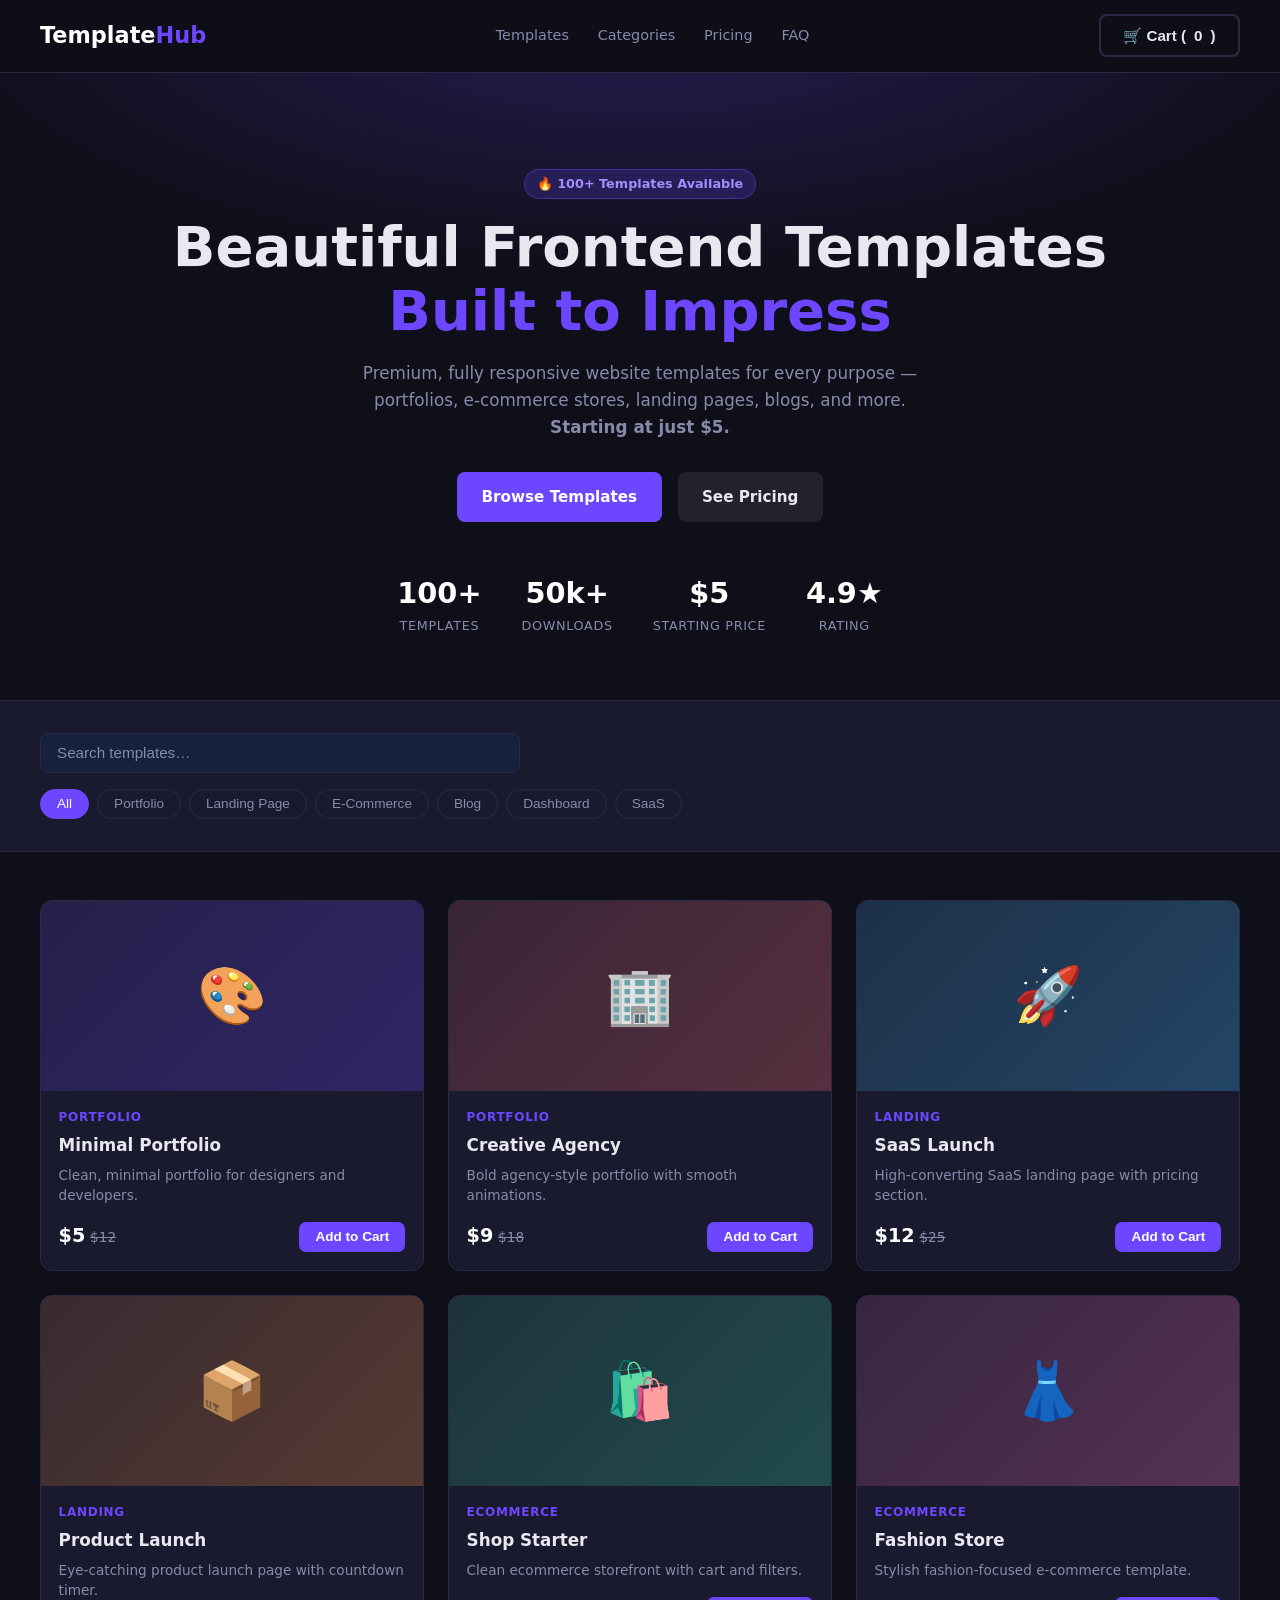
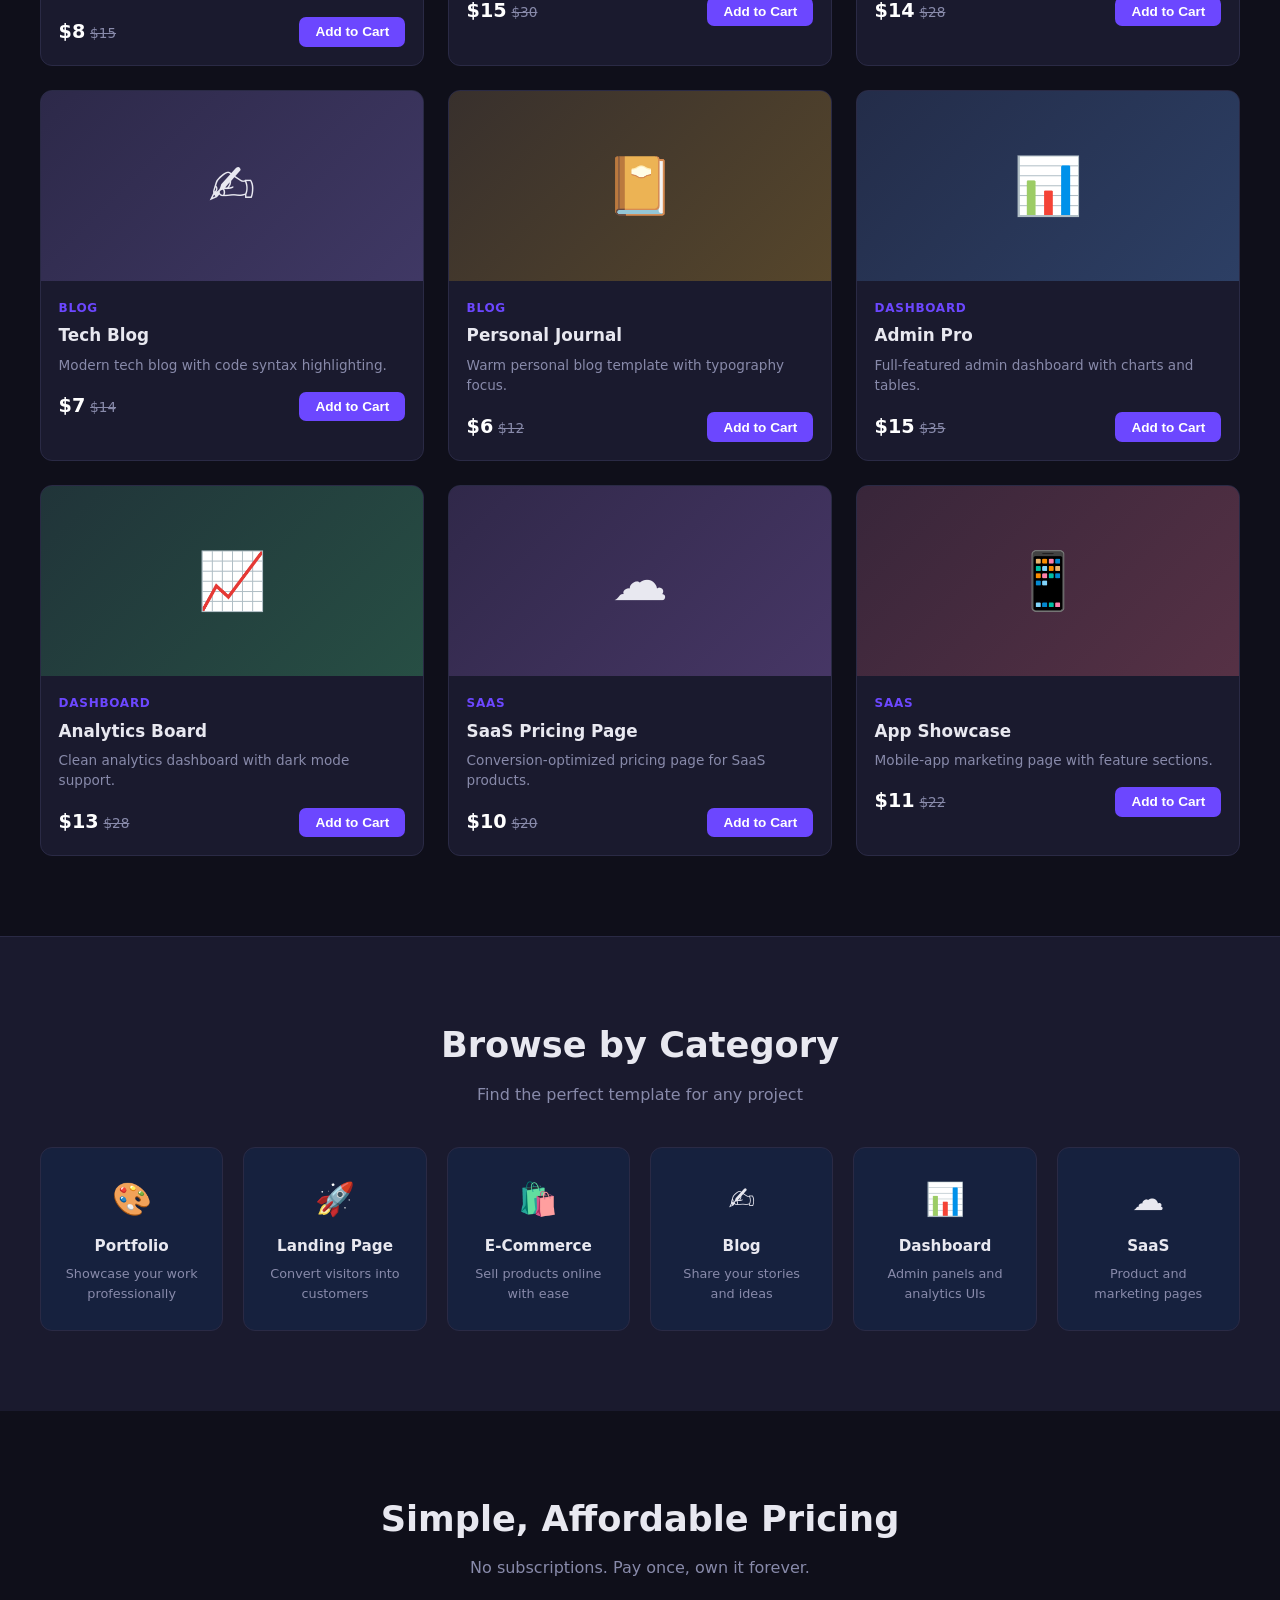
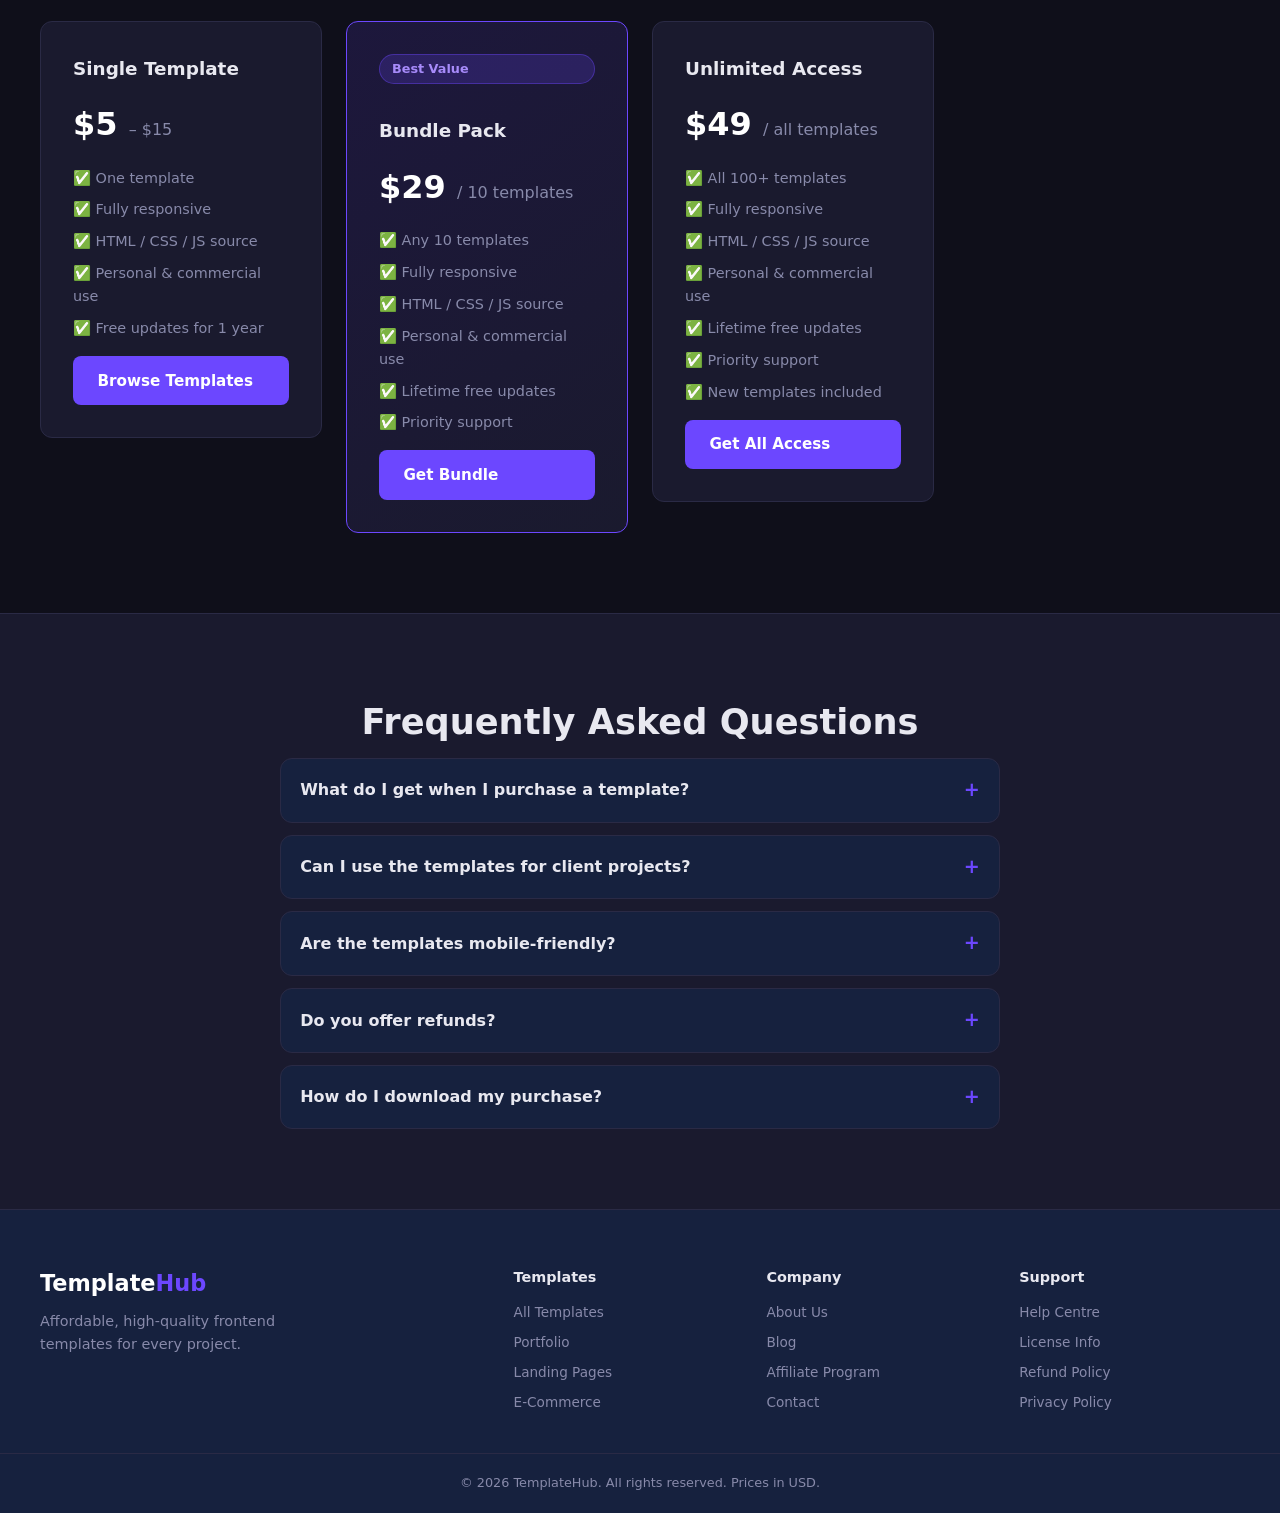
<file: index.html>
<!DOCTYPE html>
<html lang="en">
<head>
  <meta charset="UTF-8" />
  <meta name="viewport" content="width=device-width, initial-scale=1.0" />
  <title>TemplateHub – Affordable Frontend Templates</title>
  <link rel="stylesheet" href="styles.css" />
</head>
<body>

  <!-- ===== HEADER ===== -->
  <header class="header">
    <div class="container header__inner">
      <a href="#" class="logo">Template<span>Hub</span></a>
      <nav class="nav" id="nav">
        <a href="#templates">Templates</a>
        <a href="#categories">Categories</a>
        <a href="#pricing">Pricing</a>
        <a href="#faq">FAQ</a>
      </nav>
      <div class="header__actions">
        <button class="btn btn--outline" id="cartBtn">🛒 Cart (<span id="cartCount">0</span>)</button>
        <button class="nav-toggle" id="navToggle" aria-label="Toggle navigation">&#9776;</button>
      </div>
    </div>
  </header>

  <!-- ===== HERO ===== -->
  <section class="hero">
    <div class="container hero__inner">
      <div class="hero__text">
        <span class="badge">🔥 100+ Templates Available</span>
        <h1>Beautiful Frontend&nbsp;Templates<br /><span>Built to Impress</span></h1>
        <p>
          Premium, fully responsive website templates for every purpose —
          portfolios, e-commerce stores, landing pages, blogs, and more.
          <strong>Starting at just $5.</strong>
        </p>
        <div class="hero__cta">
          <a href="#templates" class="btn btn--primary">Browse Templates</a>
          <a href="#pricing" class="btn btn--ghost">See Pricing</a>
        </div>
      </div>
      <div class="hero__stats">
        <div class="stat"><span class="stat__num">100+</span><span class="stat__label">Templates</span></div>
        <div class="stat"><span class="stat__num">50k+</span><span class="stat__label">Downloads</span></div>
        <div class="stat"><span class="stat__num">$5</span><span class="stat__label">Starting Price</span></div>
        <div class="stat"><span class="stat__num">4.9★</span><span class="stat__label">Rating</span></div>
      </div>
    </div>
  </section>

  <!-- ===== SEARCH & FILTER ===== -->
  <section class="filter-bar" id="templates">
    <div class="container filter-bar__inner">
      <input
        type="search"
        id="searchInput"
        placeholder="Search templates…"
        aria-label="Search templates"
        class="search-input"
      />
      <div class="filter-buttons" id="filterButtons">
        <button class="filter-btn active" data-category="all">All</button>
        <button class="filter-btn" data-category="portfolio">Portfolio</button>
        <button class="filter-btn" data-category="landing">Landing Page</button>
        <button class="filter-btn" data-category="ecommerce">E-Commerce</button>
        <button class="filter-btn" data-category="blog">Blog</button>
        <button class="filter-btn" data-category="dashboard">Dashboard</button>
        <button class="filter-btn" data-category="saas">SaaS</button>
      </div>
    </div>
  </section>

  <!-- ===== TEMPLATE GRID ===== -->
  <section class="templates-section">
    <div class="container">
      <div class="templates-grid" id="templatesGrid">
        <!-- Populated by script.js -->
      </div>
      <p class="no-results hidden" id="noResults">No templates match your search. Try a different keyword.</p>
    </div>
  </section>

  <!-- ===== CATEGORIES ===== -->
  <section class="categories-section" id="categories">
    <div class="container">
      <h2 class="section-title">Browse by Category</h2>
      <p class="section-sub">Find the perfect template for any project</p>
      <div class="categories-grid">
        <div class="category-card" data-filter="portfolio">
          <span class="category-icon">🎨</span>
          <h3>Portfolio</h3>
          <p>Showcase your work professionally</p>
        </div>
        <div class="category-card" data-filter="landing">
          <span class="category-icon">🚀</span>
          <h3>Landing Page</h3>
          <p>Convert visitors into customers</p>
        </div>
        <div class="category-card" data-filter="ecommerce">
          <span class="category-icon">🛍️</span>
          <h3>E-Commerce</h3>
          <p>Sell products online with ease</p>
        </div>
        <div class="category-card" data-filter="blog">
          <span class="category-icon">✍️</span>
          <h3>Blog</h3>
          <p>Share your stories and ideas</p>
        </div>
        <div class="category-card" data-filter="dashboard">
          <span class="category-icon">📊</span>
          <h3>Dashboard</h3>
          <p>Admin panels and analytics UIs</p>
        </div>
        <div class="category-card" data-filter="saas">
          <span class="category-icon">☁️</span>
          <h3>SaaS</h3>
          <p>Product and marketing pages</p>
        </div>
      </div>
    </div>
  </section>

  <!-- ===== PRICING ===== -->
  <section class="pricing-section" id="pricing">
    <div class="container">
      <h2 class="section-title">Simple, Affordable Pricing</h2>
      <p class="section-sub">No subscriptions. Pay once, own it forever.</p>
      <div class="pricing-grid">
        <div class="pricing-card">
          <h3>Single Template</h3>
          <div class="price">$5 <span>– $15</span></div>
          <ul>
            <li>✅ One template</li>
            <li>✅ Fully responsive</li>
            <li>✅ HTML / CSS / JS source</li>
            <li>✅ Personal &amp; commercial use</li>
            <li>✅ Free updates for 1 year</li>
          </ul>
          <a href="#templates" class="btn btn--primary">Browse Templates</a>
        </div>
        <div class="pricing-card pricing-card--featured">
          <span class="badge">Best Value</span>
          <h3>Bundle Pack</h3>
          <div class="price">$29 <span>/ 10 templates</span></div>
          <ul>
            <li>✅ Any 10 templates</li>
            <li>✅ Fully responsive</li>
            <li>✅ HTML / CSS / JS source</li>
            <li>✅ Personal &amp; commercial use</li>
            <li>✅ Lifetime free updates</li>
            <li>✅ Priority support</li>
          </ul>
          <a href="#templates" class="btn btn--primary">Get Bundle</a>
        </div>
        <div class="pricing-card">
          <h3>Unlimited Access</h3>
          <div class="price">$49 <span>/ all templates</span></div>
          <ul>
            <li>✅ All 100+ templates</li>
            <li>✅ Fully responsive</li>
            <li>✅ HTML / CSS / JS source</li>
            <li>✅ Personal &amp; commercial use</li>
            <li>✅ Lifetime free updates</li>
            <li>✅ Priority support</li>
            <li>✅ New templates included</li>
          </ul>
          <a href="#templates" class="btn btn--primary">Get All Access</a>
        </div>
      </div>
    </div>
  </section>

  <!-- ===== FAQ ===== -->
  <section class="faq-section" id="faq">
    <div class="container">
      <h2 class="section-title">Frequently Asked Questions</h2>
      <div class="faq-list">
        <details class="faq-item">
          <summary>What do I get when I purchase a template?</summary>
          <p>You receive the full source files — HTML, CSS, and JavaScript — along with any assets used in the design. Everything is well-commented and ready to customise.</p>
        </details>
        <details class="faq-item">
          <summary>Can I use the templates for client projects?</summary>
          <p>Yes! All templates come with a commercial-use licence, so you can use them for your own projects as well as for client work.</p>
        </details>
        <details class="faq-item">
          <summary>Are the templates mobile-friendly?</summary>
          <p>Absolutely. Every template is fully responsive and tested across modern browsers and devices.</p>
        </details>
        <details class="faq-item">
          <summary>Do you offer refunds?</summary>
          <p>We offer a 7-day money-back guarantee if you're not satisfied with your purchase. Just reach out to our support team.</p>
        </details>
        <details class="faq-item">
          <summary>How do I download my purchase?</summary>
          <p>After payment you'll receive an email with a download link. You can also access all your purchases from your account dashboard.</p>
        </details>
      </div>
    </div>
  </section>

  <!-- ===== FOOTER ===== -->
  <footer class="footer">
    <div class="container footer__inner">
      <div class="footer__brand">
        <a href="#" class="logo">Template<span>Hub</span></a>
        <p>Affordable, high-quality frontend templates for every project.</p>
      </div>
      <div class="footer__links">
        <h4>Templates</h4>
        <a href="#templates">All Templates</a>
        <a href="#categories">Portfolio</a>
        <a href="#categories">Landing Pages</a>
        <a href="#categories">E-Commerce</a>
      </div>
      <div class="footer__links">
        <h4>Company</h4>
        <a href="#">About Us</a>
        <a href="#">Blog</a>
        <a href="#">Affiliate Program</a>
        <a href="#">Contact</a>
      </div>
      <div class="footer__links">
        <h4>Support</h4>
        <a href="#">Help Centre</a>
        <a href="#">License Info</a>
        <a href="#">Refund Policy</a>
        <a href="#">Privacy Policy</a>
      </div>
    </div>
    <div class="footer__bottom">
      <p>© 2026 TemplateHub. All rights reserved. Prices in USD.</p>
    </div>
  </footer>

  <!-- ===== CART MODAL ===== -->
  <div class="modal-overlay hidden" id="cartModal">
    <div class="modal">
      <button class="modal__close" id="closeCart">✕</button>
      <h2>Your Cart</h2>
      <ul class="cart-items" id="cartItems"></ul>
      <div class="cart-total">
        Total: <strong id="cartTotal">$0</strong>
      </div>
      <button class="btn btn--primary full-width" id="checkoutBtn">Checkout</button>
    </div>
  </div>

  <script src="script.js"></script>
</body>
</html>
</file>
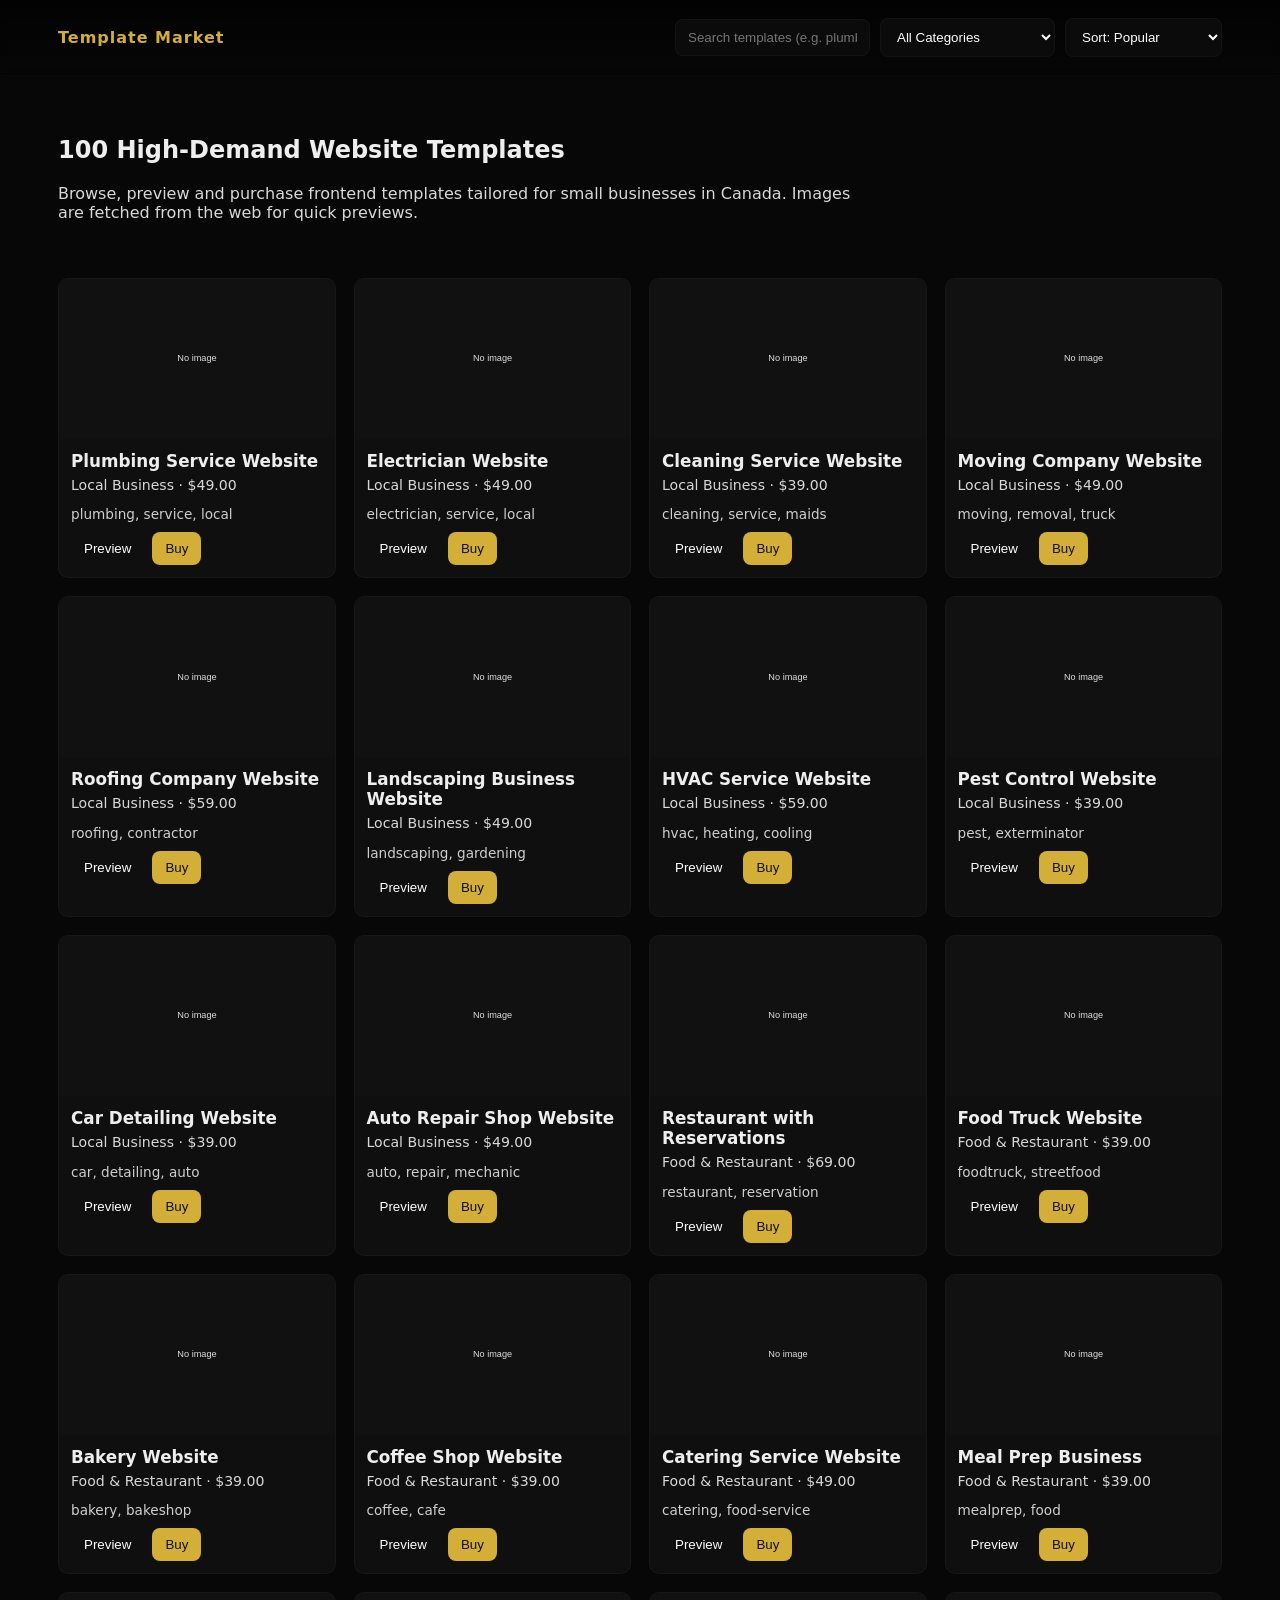
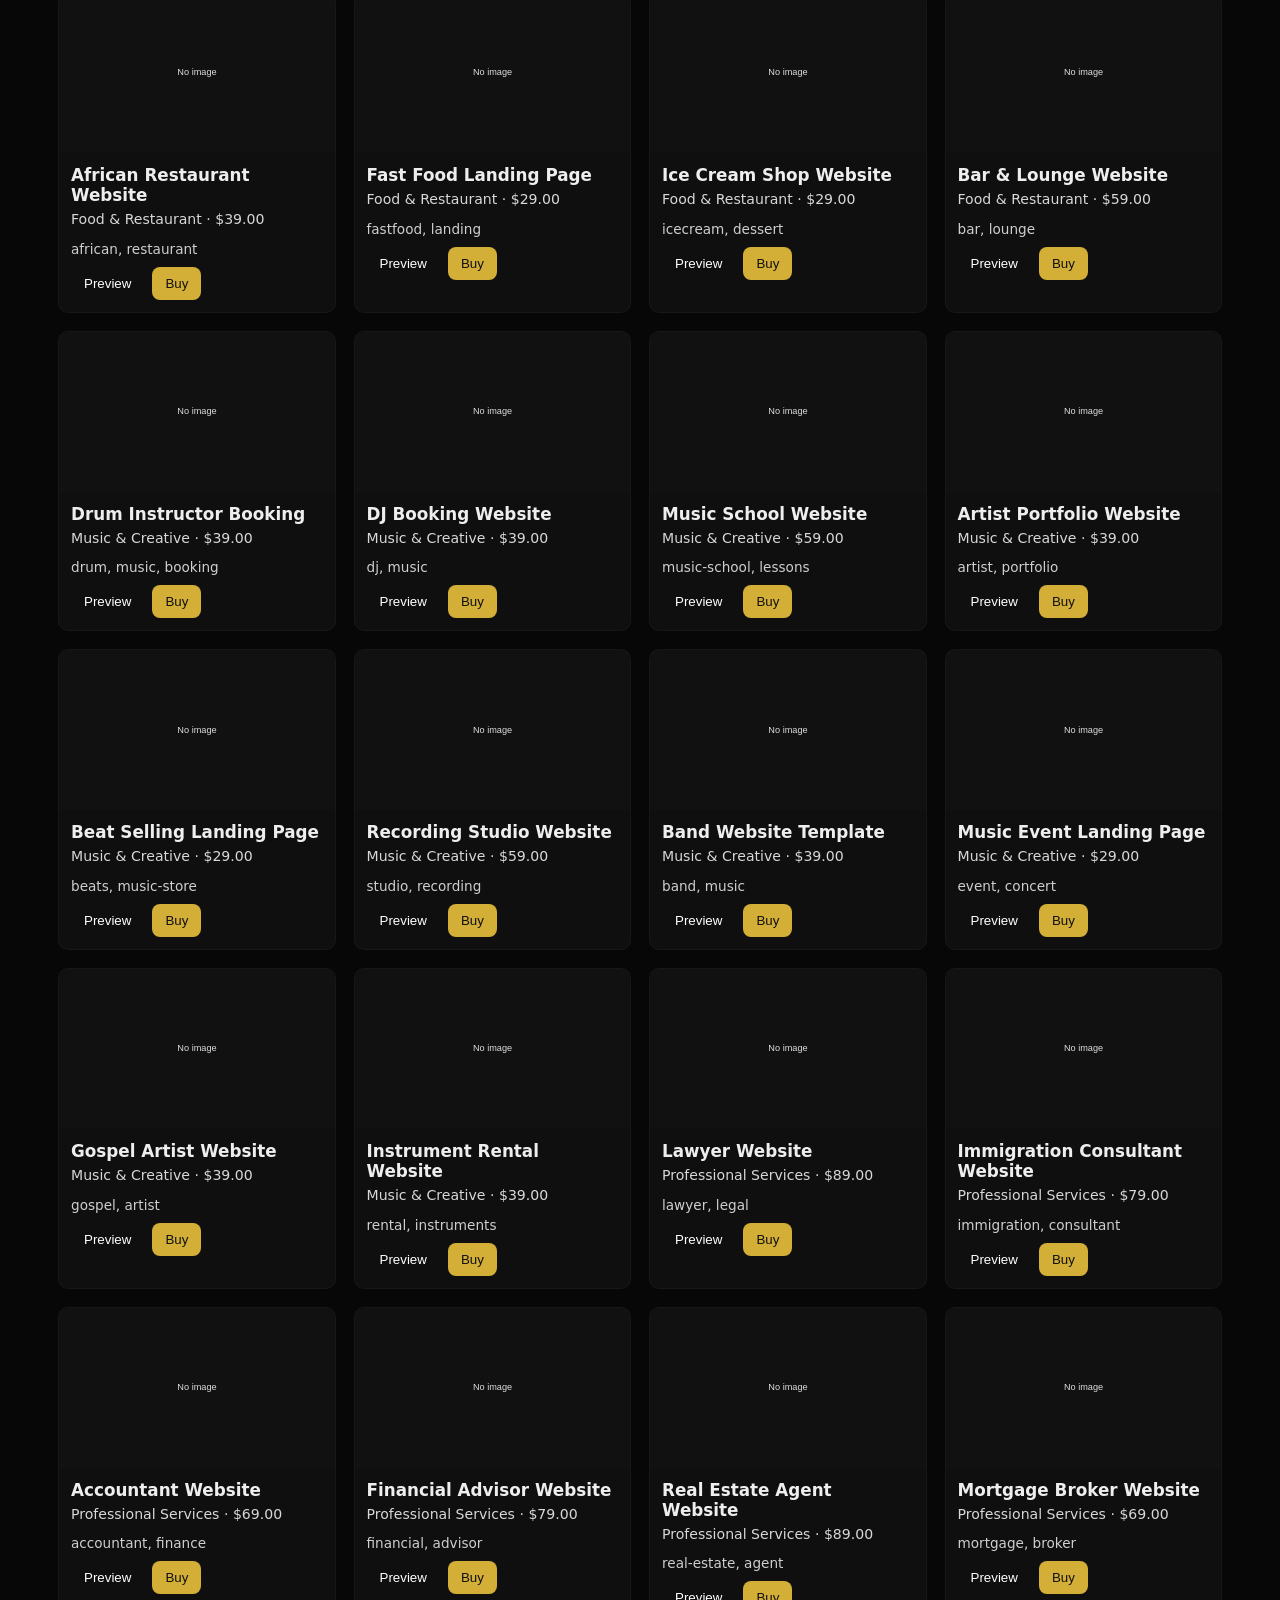
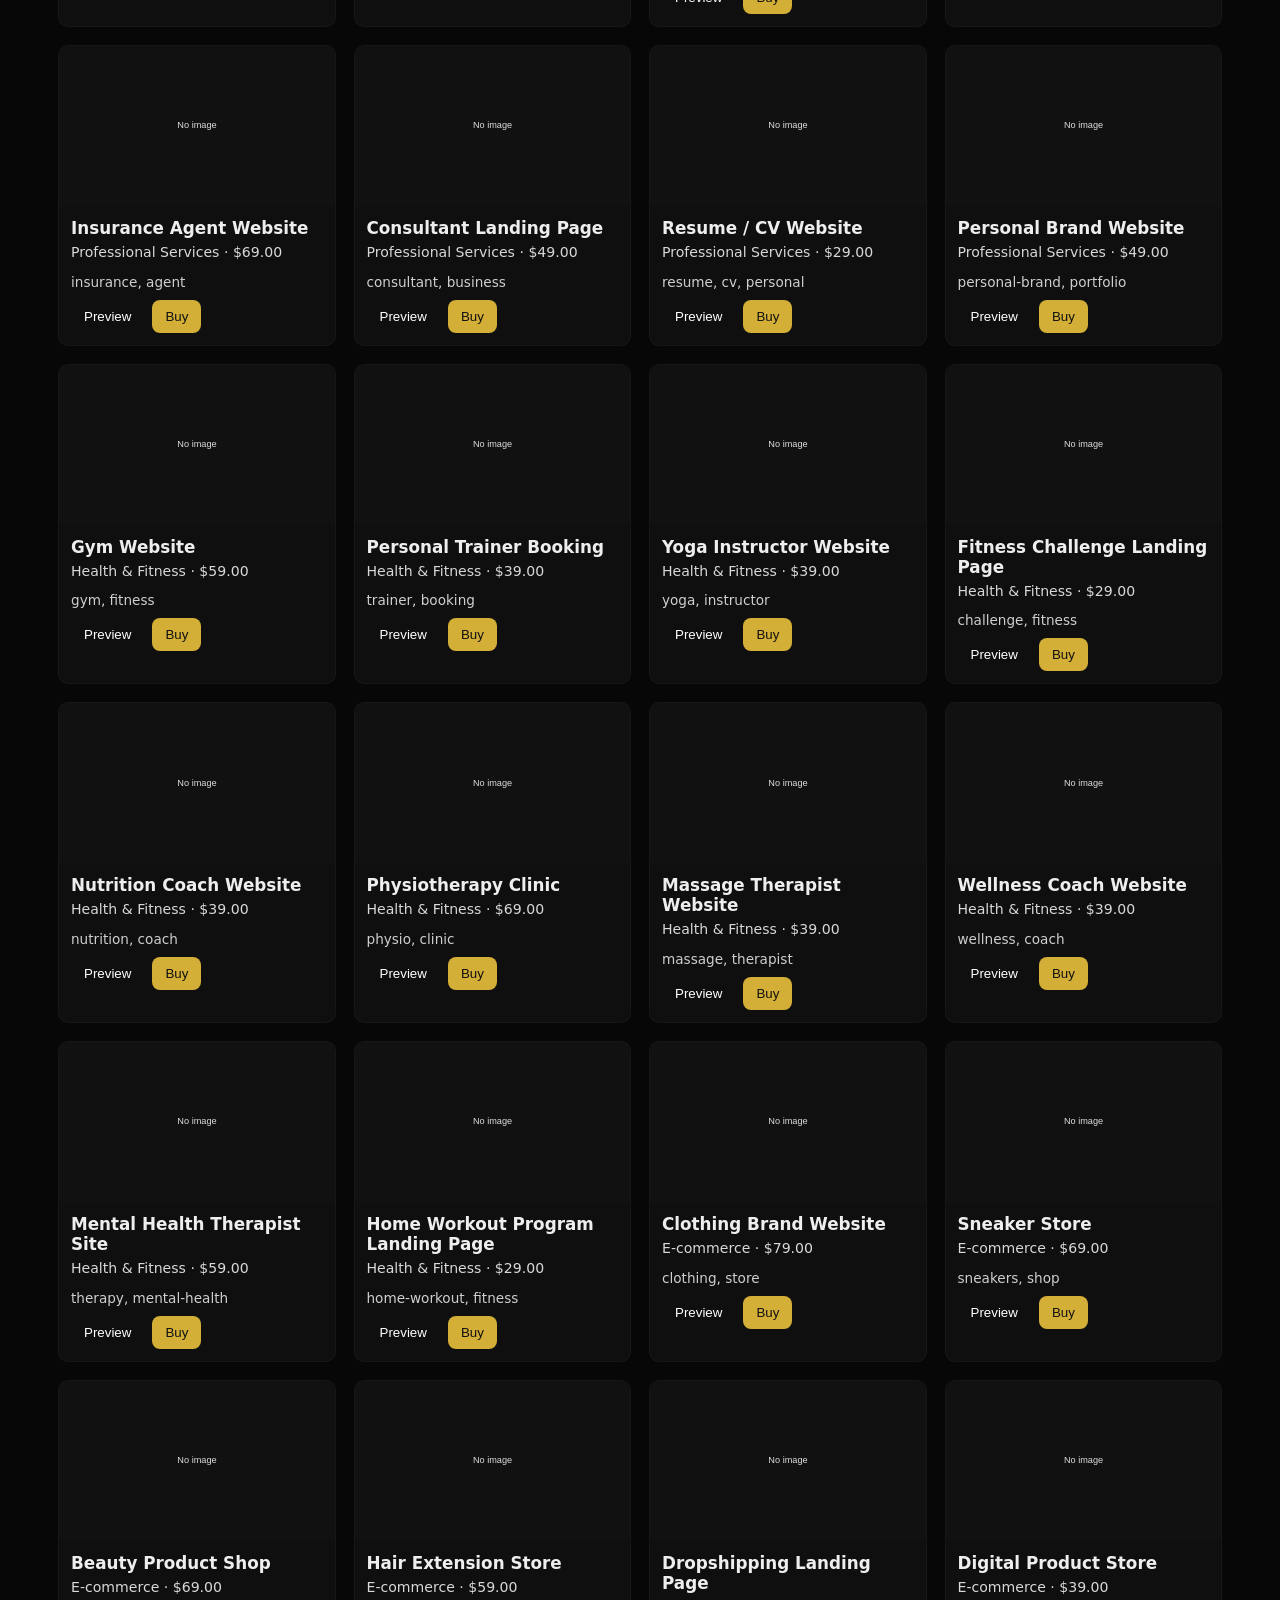
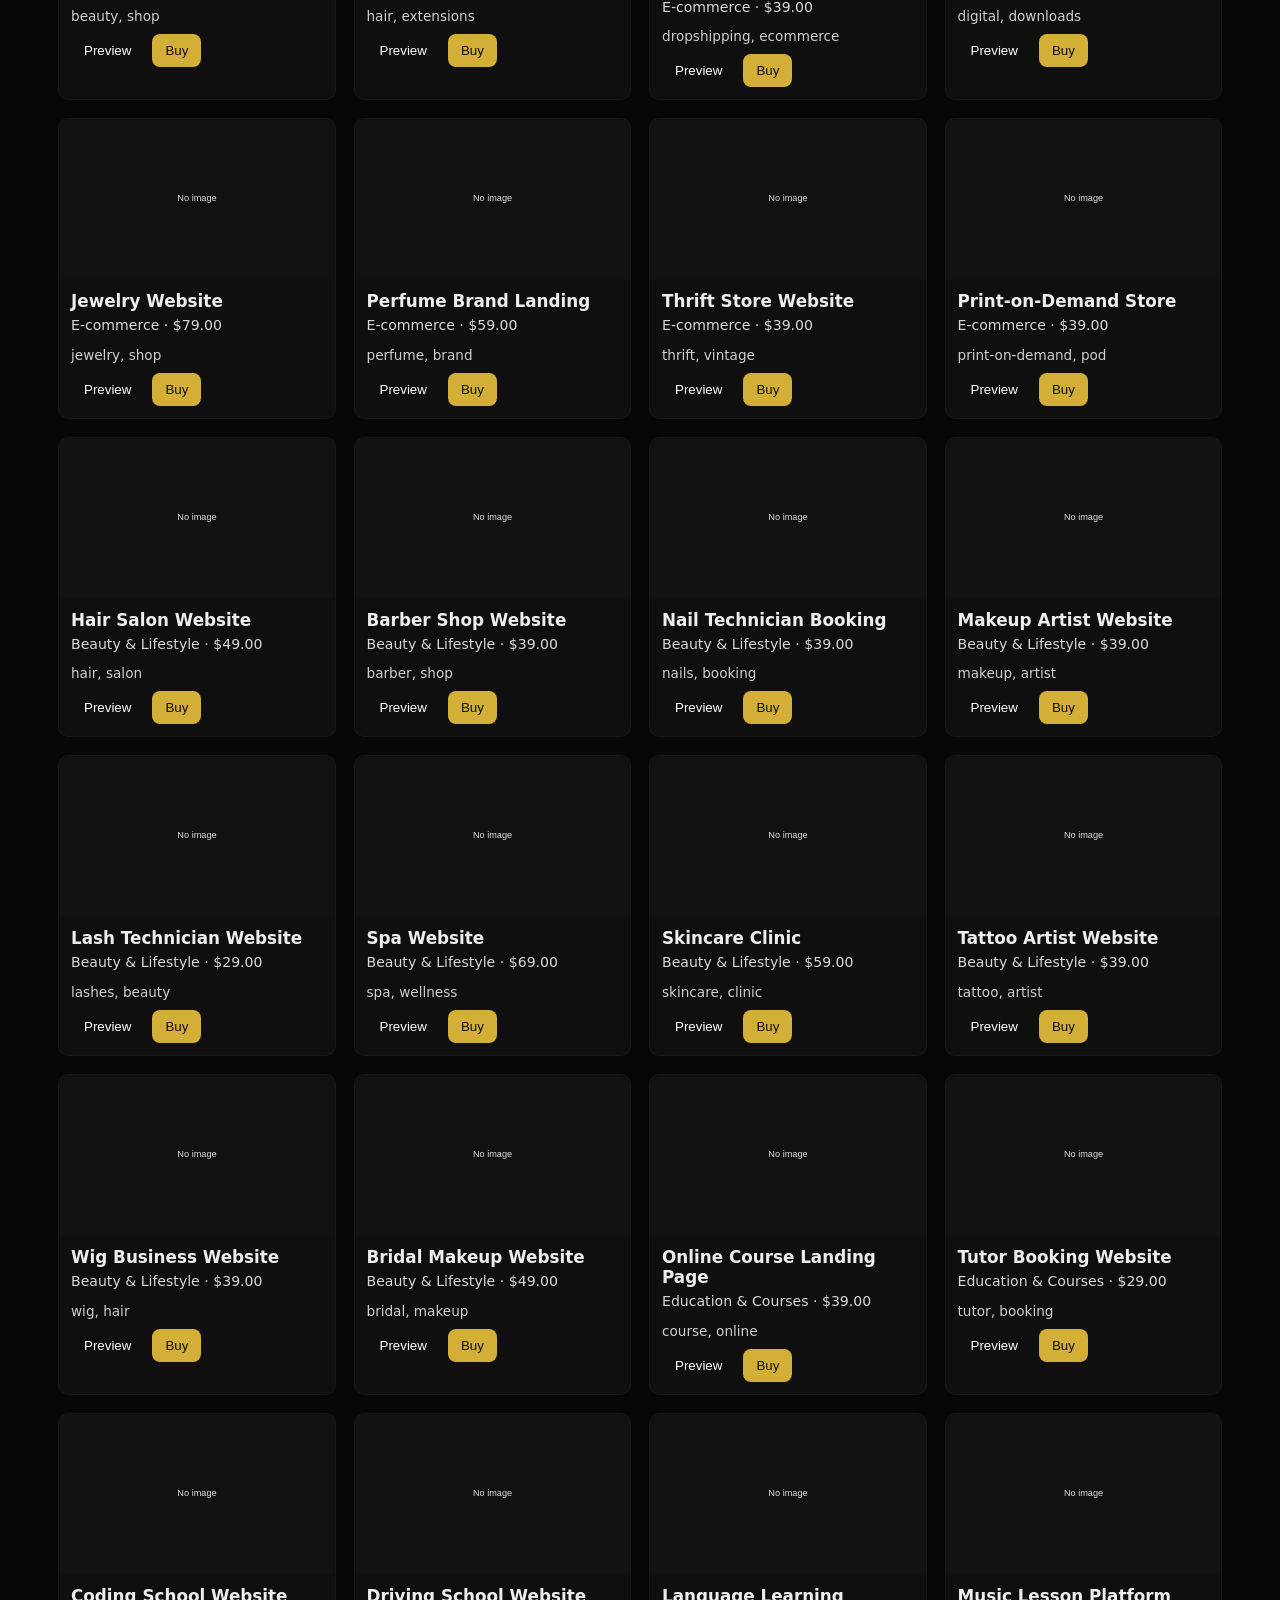
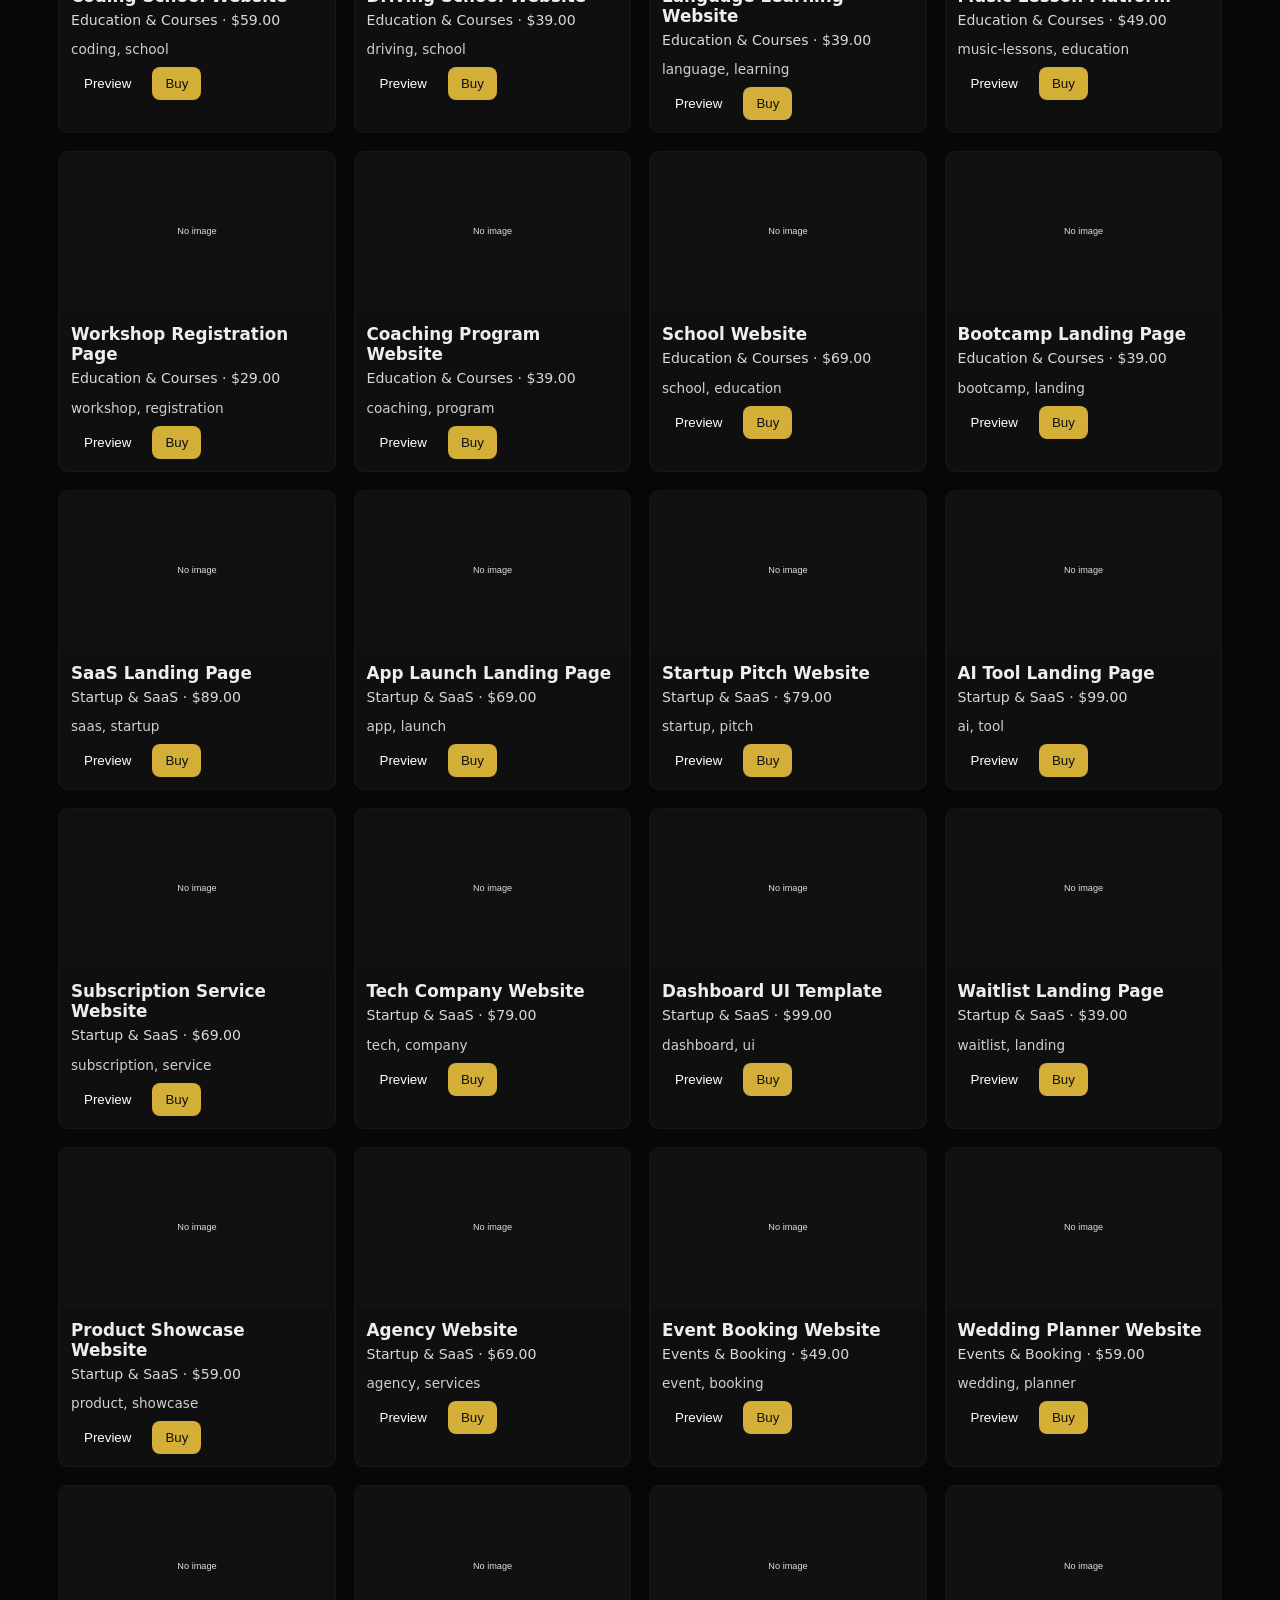
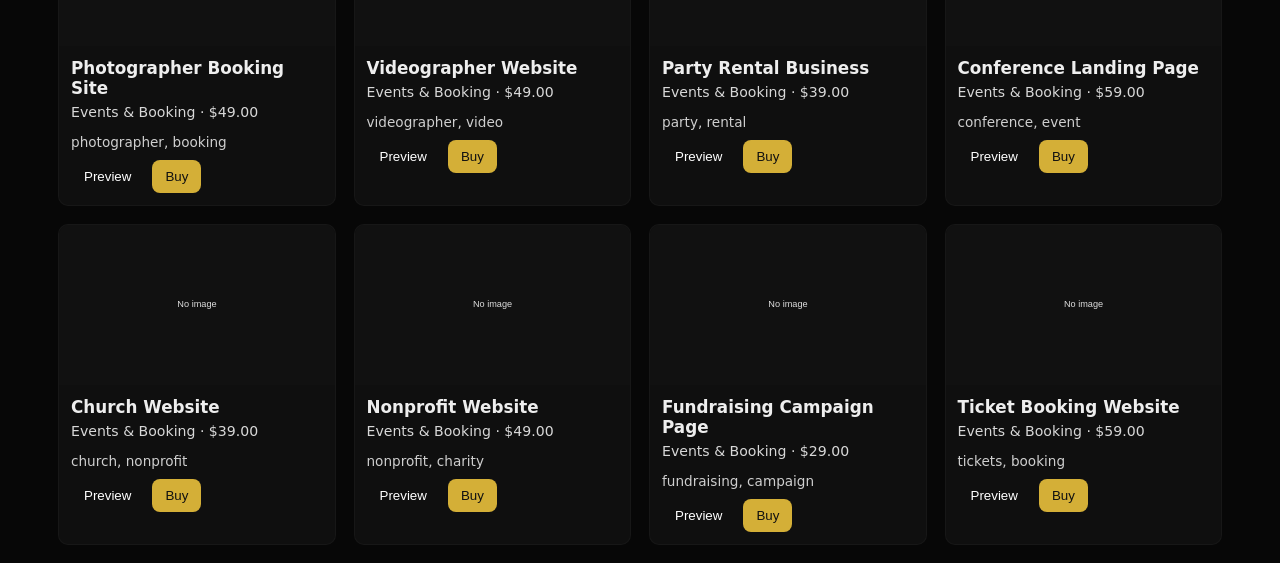
<file: template_market/index.html>
<!doctype html>
<html lang="en">
<head>
  <meta charset="utf-8" />
  <meta name="viewport" content="width=device-width,initial-scale=1" />
  <title>Template Market — 100 Frontend Templates</title>
  <link rel="stylesheet" href="styles.css">
  <meta name="description" content="Search and purchase from 100 high-demand website templates for the Canada market.">
</head>
<body>
  <header class="site-header">
    <div class="container header-grid">
      <div class="brand">Template Market</div>
      <div class="controls">
        <input id="search" placeholder="Search templates (e.g. plumber, restaurant)" aria-label="Search templates">
        <select id="category">
          <option value="all">All Categories</option>
        </select>
        <select id="sort">
          <option value="popular">Sort: Popular</option>
          <option value="price-asc">Price: Low → High</option>
          <option value="price-desc">Price: High → Low</option>
        </select>
      </div>
    </div>
  </header>

  <main class="container main-area">
    <section class="intro">
      <h1>100 High‑Demand Website Templates</h1>
      <p class="lead">Browse, preview and purchase frontend templates tailored for small businesses in Canada. Images are fetched from the web for quick previews.</p>
    </section>

    <section>
      <div id="results" class="grid"></div>
    </section>
  </main>

  <!-- Purchase modal (front-end only) -->
  <div id="modal" class="modal" aria-hidden="true">
    <div class="modal-panel">
      <button id="modalClose" class="modal-close">✕</button>
      <h2 id="modalTitle">Purchase template</h2>
      <form id="buyForm">
        <label>Name<input name="name" required></label>
        <label>Email<input name="email" type="email" required></label>
        <p id="selectedTemplate"></p>
        <div class="modal-actions">
          <button type="submit" class="btn primary">Proceed to payment</button>
          <button type="button" id="modalCancel" class="btn outline">Cancel</button>
        </div>
      </form>
      <div id="paymentResult" class="hidden"></div>
    </div>
  </div>

  <template id="cardTpl">
    <div class="card">
      <div class="thumb-wrap"><img loading="lazy" class="thumb"></div>
      <div class="meta">
        <h3 class="title"></h3>
        <div class="meta-line"><span class="category"></span> · <span class="price"></span></div>
        <p class="tags"></p>
        <div class="card-actions">
          <button class="btn preview">Preview</button>
          <button class="btn buy primary">Buy</button>
        </div>
      </div>
    </div>
  </template>

  <script src="app.js" type="module"></script>
</body>
</html>
</file>
<file: styles.css>
/* =========================================================
   TemplateHub – Styles
   ========================================================= */

/* ----- Reset & Base ----- */
*, *::before, *::after { box-sizing: border-box; margin: 0; padding: 0; }

:root {
  --clr-primary:   #6c47ff;
  --clr-primary-d: #5335d6;
  --clr-accent:    #ff6b6b;
  --clr-bg:        #0f0f1a;
  --clr-surface:   #1a1a2e;
  --clr-surface2:  #16213e;
  --clr-border:    #2a2a45;
  --clr-text:      #e8e8f0;
  --clr-muted:     #888aaa;
  --clr-white:     #ffffff;
  --radius:        12px;
  --shadow:        0 8px 32px rgba(0,0,0,.45);
  --transition:    .2s ease;
}

html { scroll-behavior: smooth; }

body {
  font-family: 'Segoe UI', system-ui, -apple-system, sans-serif;
  background: var(--clr-bg);
  color: var(--clr-text);
  line-height: 1.6;
}

a { color: inherit; text-decoration: none; }
ul { list-style: none; }
img { display: block; width: 100%; }

.container {
  width: min(1200px, 100% - 2rem);
  margin-inline: auto;
}

/* ----- Buttons ----- */
.btn {
  display: inline-flex;
  align-items: center;
  gap: .5rem;
  padding: .65rem 1.4rem;
  border-radius: 8px;
  font-size: .95rem;
  font-weight: 600;
  cursor: pointer;
  border: 2px solid transparent;
  transition: all var(--transition);
}
.btn--primary {
  background: var(--clr-primary);
  color: var(--clr-white);
}
.btn--primary:hover { background: var(--clr-primary-d); transform: translateY(-1px); }

.btn--outline {
  border-color: var(--clr-border);
  color: var(--clr-text);
  background: transparent;
}
.btn--outline:hover { border-color: var(--clr-primary); color: var(--clr-primary); }

.btn--ghost {
  background: rgba(255,255,255,.08);
  color: var(--clr-text);
}
.btn--ghost:hover { background: rgba(255,255,255,.15); }

.full-width { width: 100%; justify-content: center; }

/* ----- Badge ----- */
.badge {
  display: inline-block;
  background: rgba(108,71,255,.2);
  color: #a78bfa;
  border: 1px solid rgba(108,71,255,.4);
  padding: .25rem .75rem;
  border-radius: 999px;
  font-size: .8rem;
  font-weight: 600;
  margin-bottom: 1rem;
}

/* ----- Section Titles ----- */
.section-title {
  font-size: clamp(1.6rem, 3vw, 2.2rem);
  font-weight: 700;
  text-align: center;
  margin-bottom: .5rem;
}
.section-sub {
  text-align: center;
  color: var(--clr-muted);
  margin-bottom: 2.5rem;
}

.hidden { display: none !important; }

/* =========================================================
   HEADER
   ========================================================= */
.header {
  position: sticky;
  top: 0;
  z-index: 1000;
  background: rgba(15,15,26,.85);
  backdrop-filter: blur(12px);
  border-bottom: 1px solid var(--clr-border);
}
.header__inner {
  display: flex;
  align-items: center;
  justify-content: space-between;
  gap: 1rem;
  padding-block: .9rem;
}
.logo { font-size: 1.4rem; font-weight: 800; color: var(--clr-white); }
.logo span { color: var(--clr-primary); }

.nav { display: flex; gap: 1.8rem; }
.nav a {
  font-size: .9rem;
  font-weight: 500;
  color: var(--clr-muted);
  transition: color var(--transition);
}
.nav a:hover { color: var(--clr-white); }

.header__actions { display: flex; align-items: center; gap: .75rem; }

.nav-toggle {
  display: none;
  background: none;
  border: none;
  color: var(--clr-text);
  font-size: 1.4rem;
  cursor: pointer;
}

/* =========================================================
   HERO
   ========================================================= */
.hero {
  padding: 6rem 0 4rem;
  background: radial-gradient(ellipse 80% 60% at 50% -10%, rgba(108,71,255,.25) 0%, transparent 70%);
}
.hero__inner {
  display: flex;
  flex-direction: column;
  align-items: center;
  text-align: center;
  gap: 3rem;
}
.hero__text h1 {
  font-size: clamp(2rem, 5vw, 3.5rem);
  font-weight: 800;
  line-height: 1.15;
  margin-bottom: 1rem;
}
.hero__text h1 span { color: var(--clr-primary); }
.hero__text p { color: var(--clr-muted); font-size: 1.05rem; max-width: 56ch; margin: 0 auto 2rem; }

.hero__cta { display: flex; gap: 1rem; justify-content: center; flex-wrap: wrap; }

.hero__stats {
  display: flex;
  gap: 2.5rem;
  flex-wrap: wrap;
  justify-content: center;
}
.stat {
  display: flex;
  flex-direction: column;
  align-items: center;
}
.stat__num { font-size: 1.8rem; font-weight: 800; color: var(--clr-white); }
.stat__label { font-size: .8rem; color: var(--clr-muted); text-transform: uppercase; letter-spacing: .05em; }

/* =========================================================
   FILTER BAR
   ========================================================= */
.filter-bar {
  padding: 2rem 0;
  border-top: 1px solid var(--clr-border);
  border-bottom: 1px solid var(--clr-border);
  background: var(--clr-surface);
}
.filter-bar__inner {
  display: flex;
  flex-direction: column;
  gap: 1rem;
}
.search-input {
  width: 100%;
  max-width: 480px;
  padding: .65rem 1rem;
  border-radius: 8px;
  border: 1px solid var(--clr-border);
  background: var(--clr-surface2);
  color: var(--clr-text);
  font-size: .95rem;
}
.search-input:focus { outline: 2px solid var(--clr-primary); border-color: transparent; }
.search-input::placeholder { color: var(--clr-muted); }

.filter-buttons { display: flex; gap: .5rem; flex-wrap: wrap; }
.filter-btn {
  padding: .4rem 1rem;
  border-radius: 999px;
  border: 1px solid var(--clr-border);
  background: transparent;
  color: var(--clr-muted);
  font-size: .85rem;
  font-weight: 500;
  cursor: pointer;
  transition: all var(--transition);
}
.filter-btn:hover,
.filter-btn.active {
  background: var(--clr-primary);
  border-color: var(--clr-primary);
  color: var(--clr-white);
}

/* =========================================================
   TEMPLATES GRID
   ========================================================= */
.templates-section { padding: 3rem 0 5rem; }

.templates-grid {
  display: grid;
  grid-template-columns: repeat(auto-fill, minmax(300px, 1fr));
  gap: 1.5rem;
}

.template-card {
  background: var(--clr-surface);
  border: 1px solid var(--clr-border);
  border-radius: var(--radius);
  overflow: hidden;
  transition: transform var(--transition), box-shadow var(--transition);
}
.template-card:hover { transform: translateY(-4px); box-shadow: var(--shadow); }

.template-card__thumb {
  height: 190px;
  display: flex;
  align-items: center;
  justify-content: center;
  font-size: 3.5rem;
  position: relative;
  overflow: hidden;
}

.template-card__body { padding: 1.1rem; }
.template-card__category {
  font-size: .75rem;
  font-weight: 600;
  text-transform: uppercase;
  letter-spacing: .06em;
  color: var(--clr-primary);
  margin-bottom: .3rem;
}
.template-card__name {
  font-size: 1.05rem;
  font-weight: 700;
  margin-bottom: .35rem;
}
.template-card__desc {
  font-size: .85rem;
  color: var(--clr-muted);
  margin-bottom: 1rem;
  line-height: 1.5;
}

.template-card__footer {
  display: flex;
  align-items: center;
  justify-content: space-between;
  gap: .5rem;
}
.template-card__price {
  font-size: 1.2rem;
  font-weight: 800;
  color: var(--clr-white);
}
.template-card__price s {
  font-size: .85rem;
  font-weight: 400;
  color: var(--clr-muted);
  margin-left: .3rem;
}

.add-to-cart {
  padding: .45rem 1rem;
  border-radius: 7px;
  border: none;
  background: var(--clr-primary);
  color: var(--clr-white);
  font-size: .85rem;
  font-weight: 600;
  cursor: pointer;
  transition: background var(--transition);
}
.add-to-cart:hover { background: var(--clr-primary-d); }
.add-to-cart.added { background: #22c55e; }

.no-results {
  text-align: center;
  color: var(--clr-muted);
  padding: 3rem 0;
  font-size: 1.05rem;
}

/* =========================================================
   CATEGORIES
   ========================================================= */
.categories-section {
  padding: 5rem 0;
  background: var(--clr-surface);
  border-top: 1px solid var(--clr-border);
}
.categories-grid {
  display: grid;
  grid-template-columns: repeat(auto-fill, minmax(180px, 1fr));
  gap: 1.25rem;
}
.category-card {
  background: var(--clr-surface2);
  border: 1px solid var(--clr-border);
  border-radius: var(--radius);
  padding: 1.6rem 1.2rem;
  text-align: center;
  cursor: pointer;
  transition: all var(--transition);
}
.category-card:hover {
  border-color: var(--clr-primary);
  background: rgba(108,71,255,.1);
  transform: translateY(-3px);
}
.category-icon { font-size: 2rem; display: block; margin-bottom: .6rem; }
.category-card h3 { font-size: .95rem; font-weight: 700; margin-bottom: .3rem; }
.category-card p { font-size: .8rem; color: var(--clr-muted); }

/* =========================================================
   PRICING
   ========================================================= */
.pricing-section { padding: 5rem 0; }
.pricing-grid {
  display: grid;
  grid-template-columns: repeat(auto-fill, minmax(280px, 1fr));
  gap: 1.5rem;
  align-items: start;
}
.pricing-card {
  background: var(--clr-surface);
  border: 1px solid var(--clr-border);
  border-radius: var(--radius);
  padding: 2rem;
  display: flex;
  flex-direction: column;
  gap: 1rem;
}
.pricing-card--featured {
  border-color: var(--clr-primary);
  background: linear-gradient(145deg, rgba(108,71,255,.15), var(--clr-surface));
  position: relative;
}
.pricing-card h3 { font-size: 1.15rem; font-weight: 700; }
.price { font-size: 2rem; font-weight: 800; color: var(--clr-white); }
.price span { font-size: 1rem; font-weight: 400; color: var(--clr-muted); }
.pricing-card ul { display: flex; flex-direction: column; gap: .55rem; }
.pricing-card li { font-size: .9rem; color: var(--clr-muted); }

/* =========================================================
   FAQ
   ========================================================= */
.faq-section {
  padding: 5rem 0;
  background: var(--clr-surface);
  border-top: 1px solid var(--clr-border);
}
.faq-list { max-width: 720px; margin: 0 auto; display: flex; flex-direction: column; gap: .75rem; }
.faq-item {
  background: var(--clr-surface2);
  border: 1px solid var(--clr-border);
  border-radius: var(--radius);
  overflow: hidden;
}
.faq-item summary {
  padding: 1rem 1.2rem;
  font-weight: 600;
  cursor: pointer;
  list-style: none;
  display: flex;
  justify-content: space-between;
  align-items: center;
  gap: 1rem;
}
.faq-item summary::after { content: '+'; font-size: 1.2rem; color: var(--clr-primary); flex-shrink: 0; }
.faq-item[open] summary::after { content: '−'; }
.faq-item p { padding: 0 1.2rem 1rem; color: var(--clr-muted); font-size: .9rem; }

/* =========================================================
   FOOTER
   ========================================================= */
.footer {
  border-top: 1px solid var(--clr-border);
  background: var(--clr-surface2);
}
.footer__inner {
  display: grid;
  grid-template-columns: 2fr 1fr 1fr 1fr;
  gap: 2rem;
  padding: 3.5rem 0 2.5rem;
}
.footer__brand p { color: var(--clr-muted); font-size: .9rem; margin-top: .5rem; max-width: 28ch; }
.footer__links { display: flex; flex-direction: column; gap: .5rem; }
.footer__links h4 { font-weight: 700; margin-bottom: .3rem; font-size: .9rem; }
.footer__links a { font-size: .85rem; color: var(--clr-muted); transition: color var(--transition); }
.footer__links a:hover { color: var(--clr-white); }

.footer__bottom {
  border-top: 1px solid var(--clr-border);
  text-align: center;
  padding: 1.2rem;
  color: var(--clr-muted);
  font-size: .8rem;
}

/* =========================================================
   CART MODAL
   ========================================================= */
.modal-overlay {
  position: fixed;
  inset: 0;
  background: rgba(0,0,0,.6);
  backdrop-filter: blur(4px);
  z-index: 2000;
  display: flex;
  align-items: center;
  justify-content: center;
  padding: 1rem;
}
.modal {
  background: var(--clr-surface);
  border: 1px solid var(--clr-border);
  border-radius: var(--radius);
  width: min(480px, 100%);
  padding: 2rem;
  position: relative;
  max-height: 85vh;
  overflow-y: auto;
}
.modal h2 { margin-bottom: 1.2rem; }
.modal__close {
  position: absolute;
  top: 1rem;
  right: 1rem;
  background: none;
  border: none;
  color: var(--clr-muted);
  font-size: 1.1rem;
  cursor: pointer;
  transition: color var(--transition);
}
.modal__close:hover { color: var(--clr-white); }

.cart-items { display: flex; flex-direction: column; gap: .75rem; margin-bottom: 1.5rem; }
.cart-item {
  display: flex;
  justify-content: space-between;
  align-items: center;
  padding: .75rem;
  background: var(--clr-surface2);
  border-radius: 8px;
  font-size: .9rem;
}
.cart-item__remove {
  background: none;
  border: none;
  color: var(--clr-accent);
  cursor: pointer;
  font-size: .85rem;
}
.cart-empty { text-align: center; color: var(--clr-muted); padding: 2rem 0; font-size: .95rem; }

.cart-total { font-size: 1.1rem; text-align: right; margin-bottom: 1.2rem; }

/* =========================================================
   RESPONSIVE
   ========================================================= */
@media (max-width: 900px) {
  .footer__inner { grid-template-columns: 1fr 1fr; }
}

@media (max-width: 640px) {
  .nav { display: none; flex-direction: column; gap: 1rem; }
  .nav.open { display: flex; }
  .nav-toggle { display: block; }
  .header__inner { flex-wrap: wrap; }
  .footer__inner { grid-template-columns: 1fr; }
  .pricing-grid { grid-template-columns: 1fr; }
  .hero { padding: 3.5rem 0 2.5rem; }
}
</file>
<file: template_market/styles.css>
:root{
  --bg:#070707; --panel:#0f0f0f; --muted:#d8d8d8; --accent:#d4af37; --glass:rgba(255,255,255,0.03);
}
*{box-sizing:border-box}
body{font-family:Inter, system-ui, -apple-system, 'Segoe UI', Roboto, Georgia, serif; background:var(--bg); color:#eee; margin:0}
.container{max-width:1200px;margin:0 auto;padding:18px}
.site-header{position:sticky;top:0;background:linear-gradient(180deg,rgba(0,0,0,0.6),transparent);border-bottom:1px solid rgba(255,255,255,0.03);backdrop-filter:blur(6px);z-index:1000}
.header-grid{display:flex;align-items:center;justify-content:space-between}
.brand{font-weight:700;color:var(--accent);letter-spacing:1px}
.controls{display:flex;gap:10px;align-items:center}
.controls input, .controls select{padding:10px 12px;border-radius:8px;border:1px solid var(--glass);background:#0b0b0b;color:#fff}
.main-area .intro{padding:22px 0}
.lead{color:var(--muted);max-width:800px}
.grid{display:grid;grid-template-columns:repeat(auto-fill,minmax(260px,1fr));gap:18px;margin-top:18px}
.card{background:var(--panel);border-radius:10px;overflow:hidden;display:flex;flex-direction:column;border:1px solid rgba(255,255,255,0.03)}
.thumb-wrap{height:160px;overflow:hidden}
.thumb{width:100%;height:100%;object-fit:cover;display:block}
.meta{padding:12px}
.title{font-size:1.05rem;margin:0 0 6px}
.meta-line{color:var(--muted);font-size:0.88rem;margin-bottom:8px}
.tags{color:#cfcfcf;font-size:0.85rem;margin-bottom:10px}
.card-actions{display:flex;gap:8px}
.btn{padding:8px 12px;border-radius:8px;border:1px solid transparent;background:transparent;color:#fff;cursor:pointer}
.btn.primary{background:var(--accent);color:#111}
.btn.outline{border-color:var(--accent);color:var(--accent)}
.modal{position:fixed;inset:0;display:flex;align-items:center;justify-content:center;background:rgba(0,0,0,0.6);backdrop-filter:blur(3px);}
.modal[aria-hidden="true"]{display:none}
.modal-panel{background:#0b0b0b;padding:18px;border-radius:12px;width:min(560px,92vw);border:1px solid rgba(255,255,255,0.04)}
.modal-close{float:right;border:0;background:transparent;color:#fff;font-size:18px}
label{display:block;margin:10px 0;color:var(--muted)}
input[type=text], input[type=email]{width:100%;padding:10px;border-radius:8px;border:1px solid var(--glass);background:#0d0d0d;color:#fff}
.modal-actions{display:flex;gap:10px;margin-top:12px}
.hidden{display:none}
@media (max-width:600px){.header-grid{flex-direction:column;gap:10px}.thumb-wrap{height:140px}}
</file>
